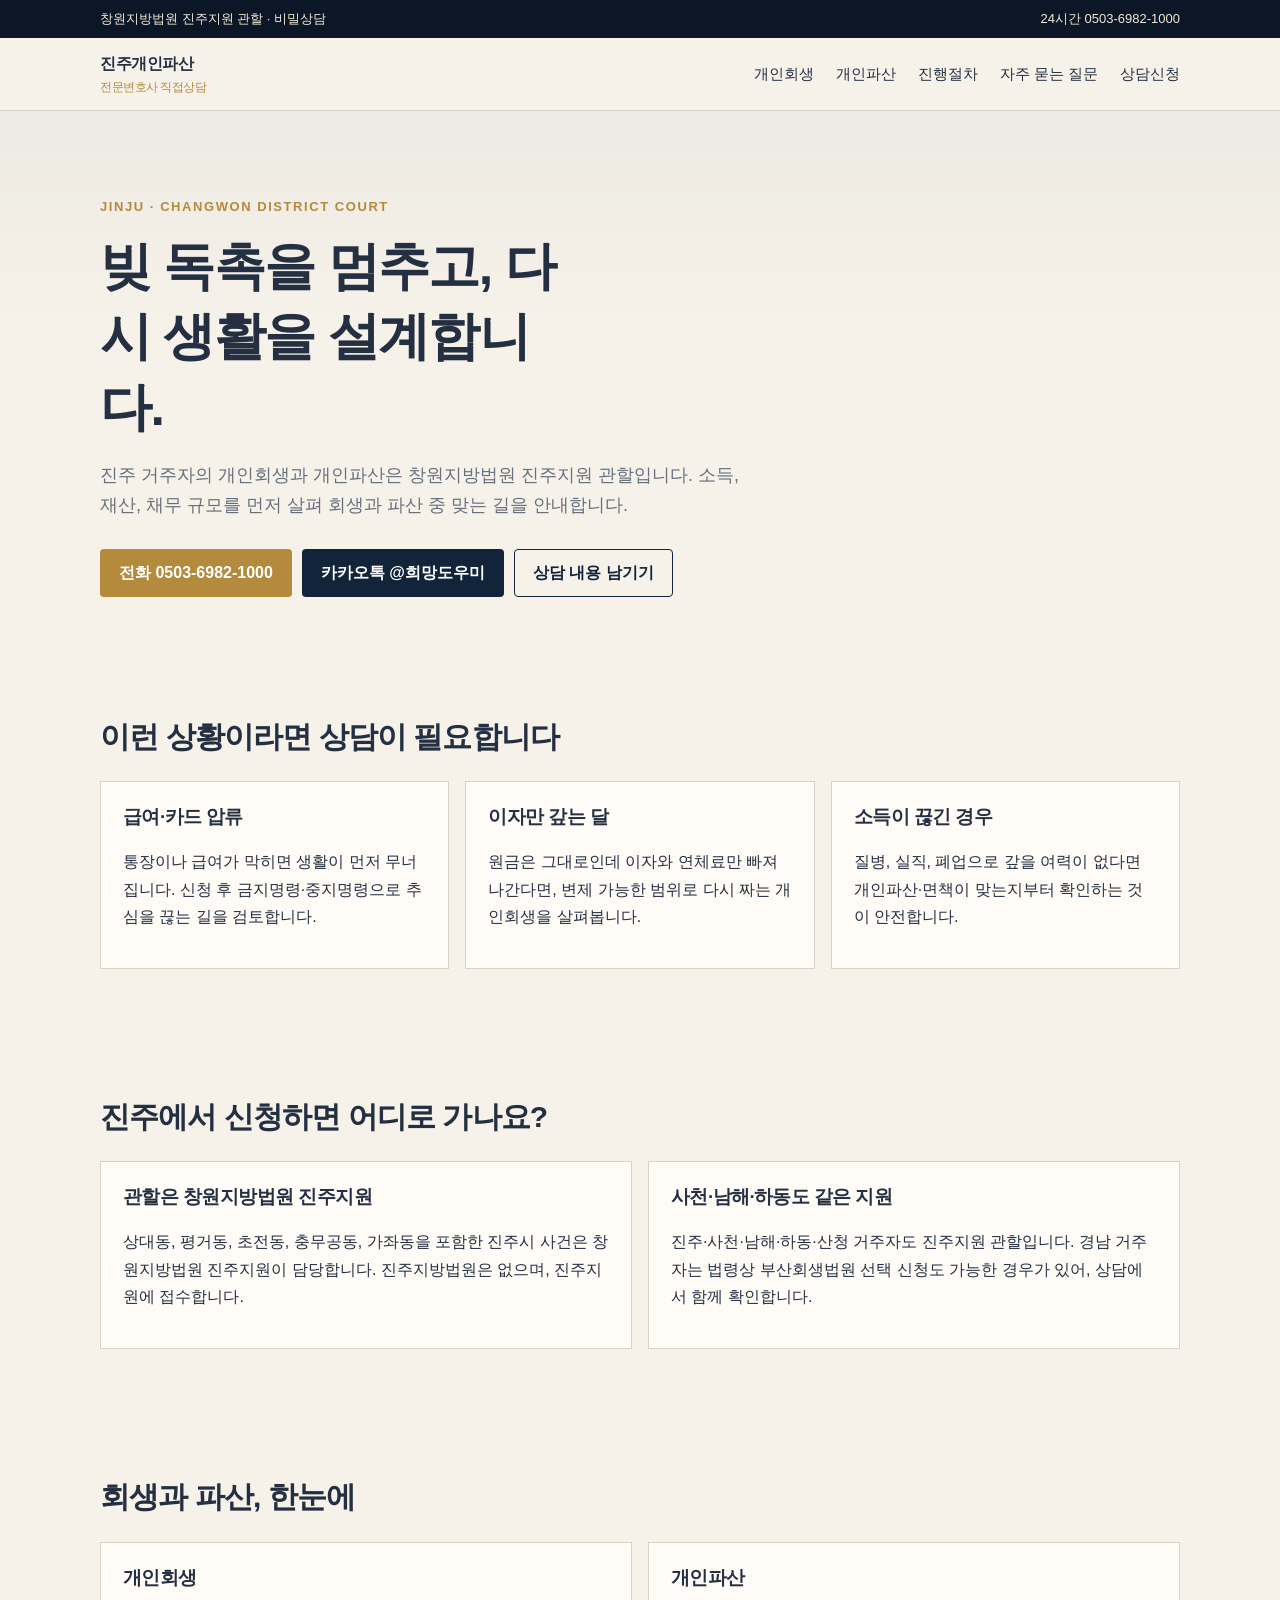
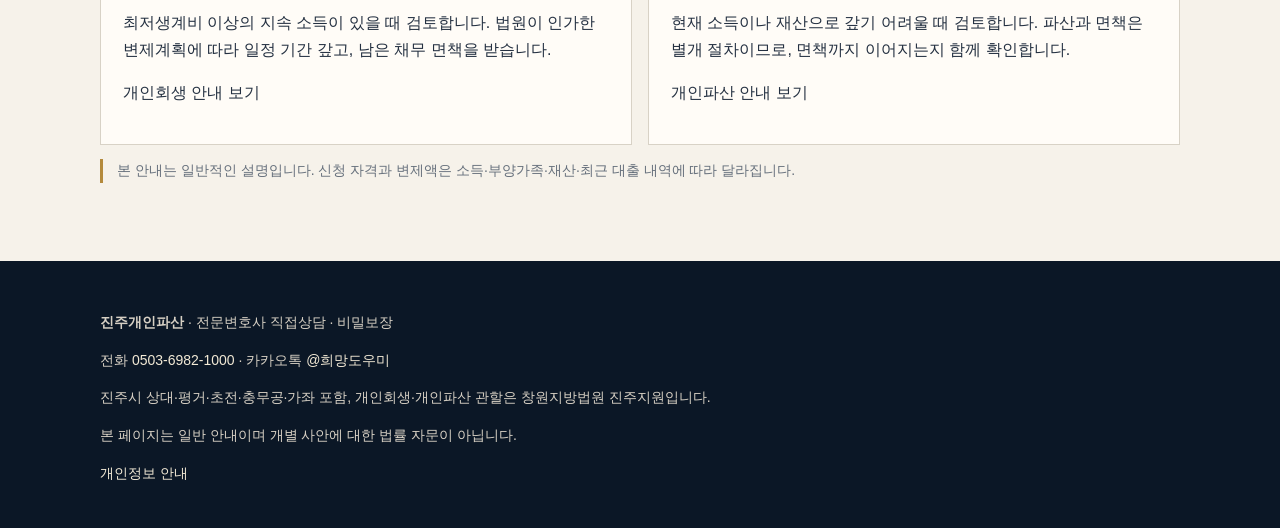
<file: index.html>
﻿<!DOCTYPE html>
<html lang="ko">
<head>
  <meta charset="UTF-8">
  <meta name="viewport" content="width=device-width, initial-scale=1">
  <title>진주개인파산 - 전문변호사 직접상담 | 비밀보장</title>
  <meta name="description" content="진주 개인회생·개인파산 상담. 창원지방법원 진주지원 관할, 전문변호사 직접상담, 24시간 비밀보장.">
  <link rel="stylesheet" href="css/style.css">
</head>
<body>
  <a class="skip" href="#content">본문 바로가기</a>
  <div class="topbar">
    <div class="topbar-inner">
      <span>창원지방법원 진주지원 관할 · 비밀상담</span>
      <a href="tel:050369821000">24시간 0503-6982-1000</a>
    </div>
  </div>
  <header class="site-header">
    <div class="nav-inner">
      <a class="logo" href="index.html">진주개인파산<span>전문변호사 직접상담</span></a>
      <button class="menu-toggle" type="button" data-menu-toggle aria-expanded="false">메뉴</button>
      <nav class="nav-links" data-nav>
        <a href="rehab.html">개인회생</a>
        <a href="bankruptcy.html">개인파산</a>
        <a href="process.html">진행절차</a>
        <a href="faq.html">자주 묻는 질문</a>
        <a href="consult.html">상담신청</a>
      </nav>
    </div>
  </header>

  <main id="content">
    <section class="hero">
      <div class="wrap">
        <p class="kicker">JINJU · CHANGWON DISTRICT COURT</p>
        <h1>빚 독촉을 멈추고, 다시 생활을 설계합니다.</h1>
        <p class="lead">진주 거주자의 개인회생과 개인파산은 창원지방법원 진주지원 관할입니다. 소득, 재산, 채무 규모를 먼저 살펴 회생과 파산 중 맞는 길을 안내합니다.</p>
        <div class="cta-row">
          <a class="btn btn-gold" href="tel:050369821000">전화 0503-6982-1000</a>
          <a class="btn btn-navy" href="https://pf.kakao.com/_tZbTn/chat" target="_blank" rel="noopener">카카오톡 @희망도우미</a>
          <a class="btn btn-line" href="consult.html">상담 내용 남기기</a>
        </div>
      </div>
    </section>

    <section class="section">
      <div class="wrap">
        <h2>이런 상황이라면 상담이 필요합니다</h2>
        <div class="grid-3">
          <article class="card">
            <h3>급여·카드 압류</h3>
            <p>통장이나 급여가 막히면 생활이 먼저 무너집니다. 신청 후 금지명령·중지명령으로 추심을 끊는 길을 검토합니다.</p>
          </article>
          <article class="card">
            <h3>이자만 갚는 달</h3>
            <p>원금은 그대로인데 이자와 연체료만 빠져나간다면, 변제 가능한 범위로 다시 짜는 개인회생을 살펴봅니다.</p>
          </article>
          <article class="card">
            <h3>소득이 끊긴 경우</h3>
            <p>질병, 실직, 폐업으로 갚을 여력이 없다면 개인파산·면책이 맞는지부터 확인하는 것이 안전합니다.</p>
          </article>
        </div>
      </div>
    </section>

    <section class="section">
      <div class="wrap">
        <h2>진주에서 신청하면 어디로 가나요?</h2>
        <div class="grid-2">
          <article class="card">
            <h3>관할은 창원지방법원 진주지원</h3>
            <p>상대동, 평거동, 초전동, 충무공동, 가좌동을 포함한 진주시 사건은 창원지방법원 진주지원이 담당합니다. 진주지방법원은 없으며, 진주지원에 접수합니다.</p>
          </article>
          <article class="card">
            <h3>사천·남해·하동도 같은 지원</h3>
            <p>진주·사천·남해·하동·산청 거주자도 진주지원 관할입니다. 경남 거주자는 법령상 부산회생법원 선택 신청도 가능한 경우가 있어, 상담에서 함께 확인합니다.</p>
          </article>
        </div>
      </div>
    </section>

    <section class="section">
      <div class="wrap">
        <h2>회생과 파산, 한눈에</h2>
        <div class="grid-2">
          <article class="card">
            <h3>개인회생</h3>
            <p>최저생계비 이상의 지속 소득이 있을 때 검토합니다. 법원이 인가한 변제계획에 따라 일정 기간 갚고, 남은 채무 면책을 받습니다.</p>
            <p><a href="rehab.html">개인회생 안내 보기</a></p>
          </article>
          <article class="card">
            <h3>개인파산</h3>
            <p>현재 소득이나 재산으로 갚기 어려울 때 검토합니다. 파산과 면책은 별개 절차이므로, 면책까지 이어지는지 함께 확인합니다.</p>
            <p><a href="bankruptcy.html">개인파산 안내 보기</a></p>
          </article>
        </div>
        <p class="notice">본 안내는 일반적인 설명입니다. 신청 자격과 변제액은 소득·부양가족·재산·최근 대출 내역에 따라 달라집니다.</p>
      </div>
    </section>
  </main>

  <footer class="site-footer">
    <div class="footer-inner">
      <p><strong>진주개인파산</strong> · 전문변호사 직접상담 · 비밀보장</p>
      <p>전화 <a href="tel:050369821000">0503-6982-1000</a> · 카카오톡 <a href="https://pf.kakao.com/_tZbTn/chat" target="_blank" rel="noopener">@희망도우미</a></p>
      <p>진주시 상대·평거·초전·충무공·가좌 포함, 개인회생·개인파산 관할은 창원지방법원 진주지원입니다.</p>
      <p>본 페이지는 일반 안내이며 개별 사안에 대한 법률 자문이 아닙니다.</p>
      <p><a href="privacy.html">개인정보 안내</a></p>
    </div>
  </footer>
  <nav class="dock" aria-label="빠른 상담">
    <a class="call" href="tel:050369821000">전화상담</a>
    <a class="kakao" href="https://pf.kakao.com/_tZbTn/chat">카카오톡</a>
  </nav>
  <script src="js/main.js"></script>
</body>
</html>
</file>
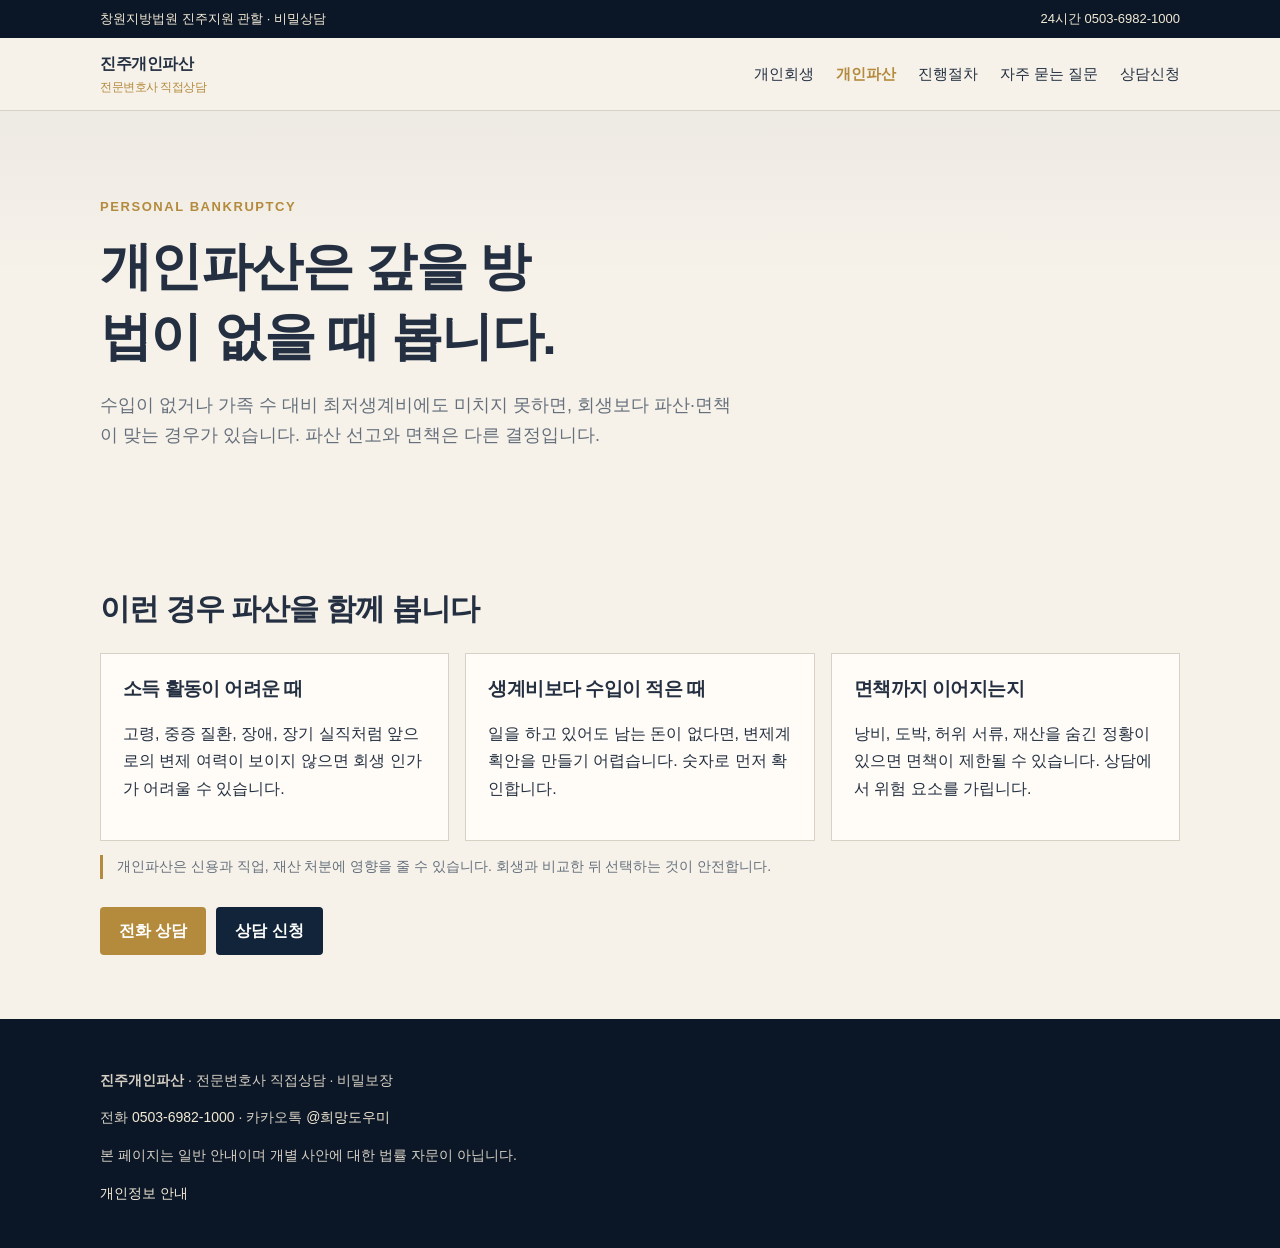
<file: bankruptcy.html>
﻿<!DOCTYPE html>
<html lang="ko">
<head>
  <meta charset="UTF-8">
  <meta name="viewport" content="width=device-width, initial-scale=1">
  <title>개인파산 안내 | 진주개인파산</title>
  <meta name="description" content="진주 개인파산·면책 상담. 소득이 없거나 생계비에 못 미치는 경우의 기본 안내.">
  <link rel="stylesheet" href="css/style.css">
</head>
<body>
  <a class="skip" href="#content">본문 바로가기</a>
  <div class="topbar">
    <div class="topbar-inner">
      <span>창원지방법원 진주지원 관할 · 비밀상담</span>
      <a href="tel:050369821000">24시간 0503-6982-1000</a>
    </div>
  </div>
  <header class="site-header">
    <div class="nav-inner">
      <a class="logo" href="index.html">진주개인파산<span>전문변호사 직접상담</span></a>
      <button class="menu-toggle" type="button" data-menu-toggle aria-expanded="false">메뉴</button>
      <nav class="nav-links" data-nav>
        <a href="rehab.html">개인회생</a>
        <a href="bankruptcy.html" aria-current="page">개인파산</a>
        <a href="process.html">진행절차</a>
        <a href="faq.html">자주 묻는 질문</a>
        <a href="consult.html">상담신청</a>
      </nav>
    </div>
  </header>

  <main id="content">
    <section class="hero">
      <div class="wrap">
        <p class="kicker">PERSONAL BANKRUPTCY</p>
        <h1>개인파산은 갚을 방법이 없을 때 봅니다.</h1>
        <p class="lead">수입이 없거나 가족 수 대비 최저생계비에도 미치지 못하면, 회생보다 파산·면책이 맞는 경우가 있습니다. 파산 선고와 면책은 다른 결정입니다.</p>
      </div>
    </section>

    <section class="section">
      <div class="wrap">
        <h2>이런 경우 파산을 함께 봅니다</h2>
        <div class="grid-3">
          <article class="card">
            <h3>소득 활동이 어려운 때</h3>
            <p>고령, 중증 질환, 장애, 장기 실직처럼 앞으로의 변제 여력이 보이지 않으면 회생 인가가 어려울 수 있습니다.</p>
          </article>
          <article class="card">
            <h3>생계비보다 수입이 적은 때</h3>
            <p>일을 하고 있어도 남는 돈이 없다면, 변제계획안을 만들기 어렵습니다. 숫자로 먼저 확인합니다.</p>
          </article>
          <article class="card">
            <h3>면책까지 이어지는지</h3>
            <p>낭비, 도박, 허위 서류, 재산을 숨긴 정황이 있으면 면책이 제한될 수 있습니다. 상담에서 위험 요소를 가립니다.</p>
          </article>
        </div>
        <p class="notice">개인파산은 신용과 직업, 재산 처분에 영향을 줄 수 있습니다. 회생과 비교한 뒤 선택하는 것이 안전합니다.</p>
        <div class="cta-row">
          <a class="btn btn-gold" href="tel:050369821000">전화 상담</a>
          <a class="btn btn-navy" href="consult.html">상담 신청</a>
        </div>
      </div>
    </section>
  </main>

  <footer class="site-footer">
    <div class="footer-inner">
      <p><strong>진주개인파산</strong> · 전문변호사 직접상담 · 비밀보장</p>
      <p>전화 <a href="tel:050369821000">0503-6982-1000</a> · 카카오톡 <a href="https://pf.kakao.com/_tZbTn/chat" target="_blank" rel="noopener">@희망도우미</a></p>
      <p>본 페이지는 일반 안내이며 개별 사안에 대한 법률 자문이 아닙니다.</p>
      <p><a href="privacy.html">개인정보 안내</a></p>
    </div>
  </footer>
  <nav class="dock" aria-label="빠른 상담">
    <a class="call" href="tel:050369821000">전화상담</a>
    <a class="kakao" href="https://pf.kakao.com/_tZbTn/chat">카카오톡</a>
  </nav>
  <script src="js/main.js"></script>
</body>
</html>
</file>
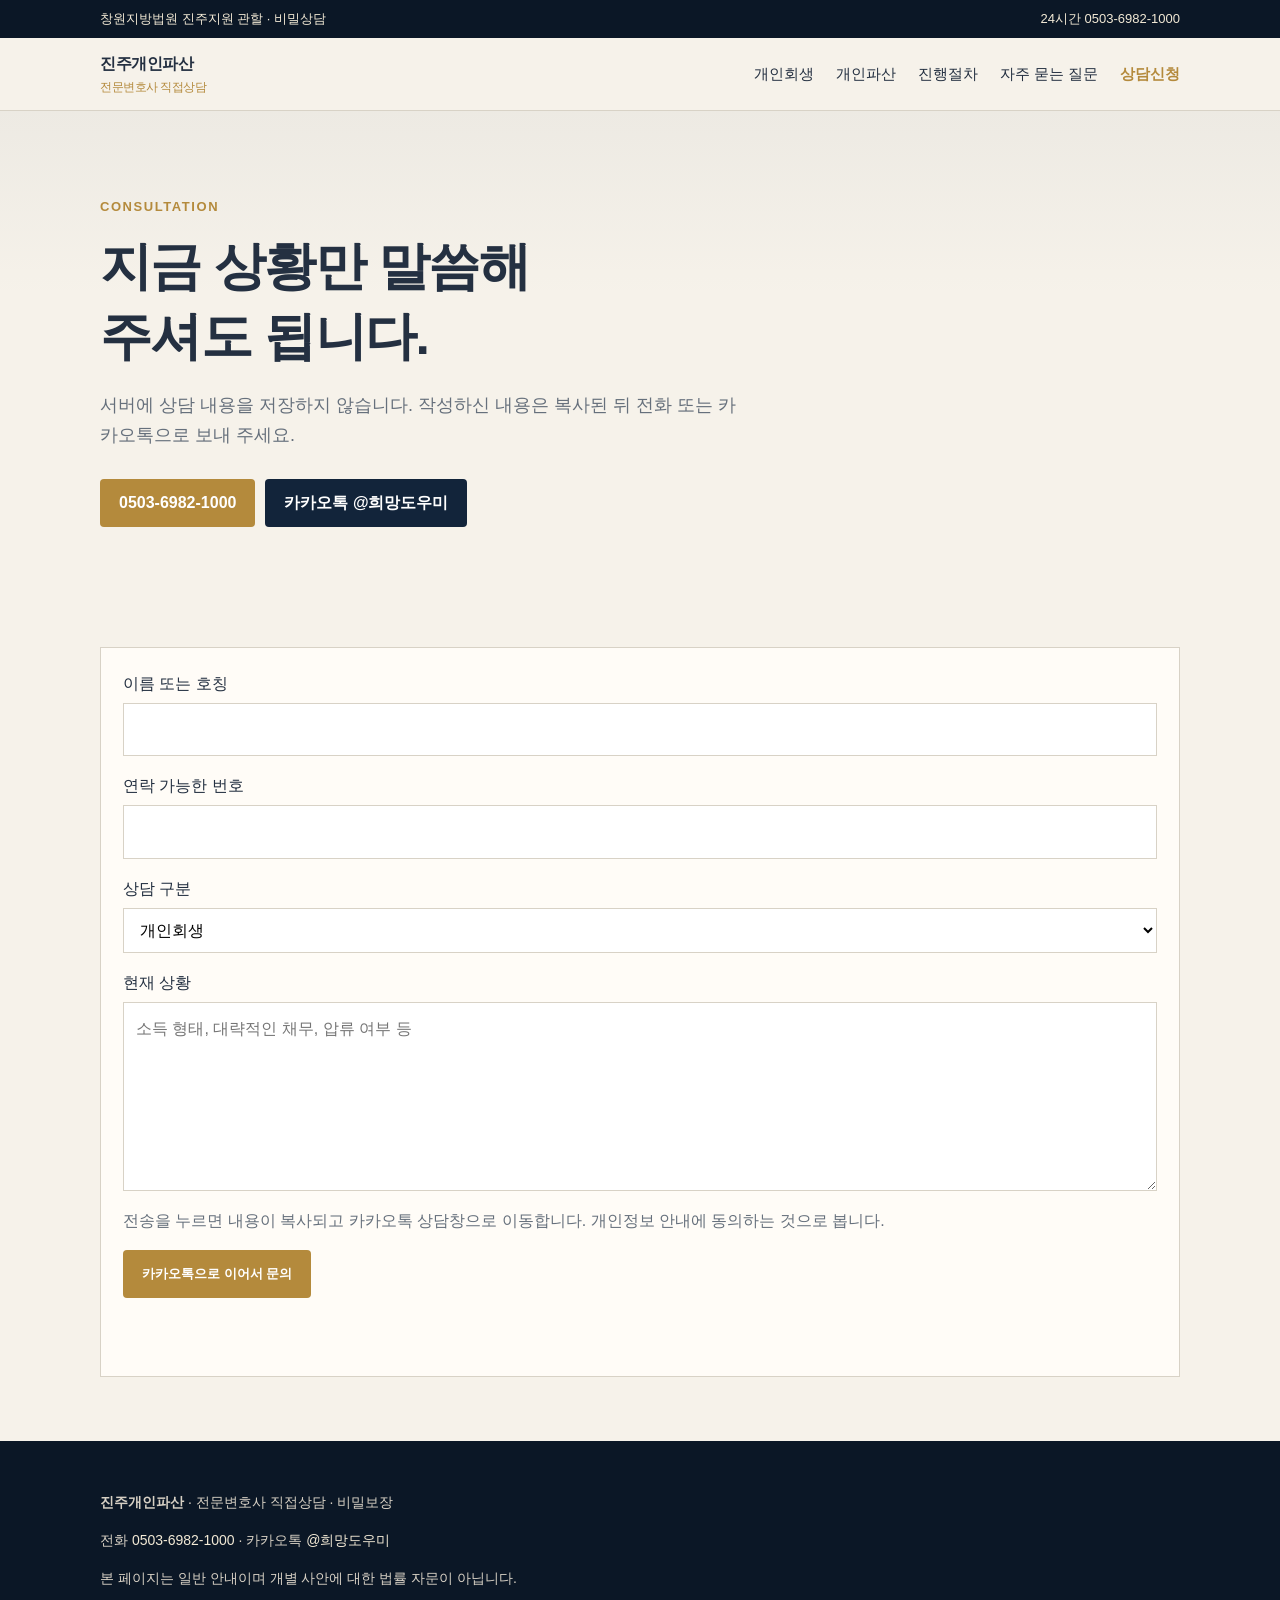
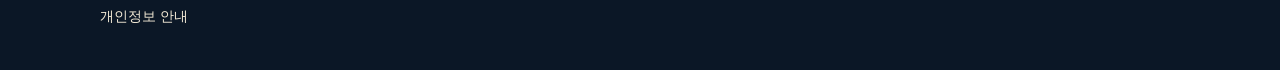
<file: consult.html>
﻿<!DOCTYPE html>
<html lang="ko">
<head>
  <meta charset="UTF-8">
  <meta name="viewport" content="width=device-width, initial-scale=1">
  <title>상담신청 | 진주개인파산</title>
  <meta name="description" content="진주개인파산 비밀상담 신청. 전화 0503-6982-1000, 카카오톡 @희망도우미.">
  <link rel="stylesheet" href="css/style.css">
</head>
<body>
  <a class="skip" href="#content">본문 바로가기</a>
  <div class="topbar">
    <div class="topbar-inner">
      <span>창원지방법원 진주지원 관할 · 비밀상담</span>
      <a href="tel:050369821000">24시간 0503-6982-1000</a>
    </div>
  </div>
  <header class="site-header">
    <div class="nav-inner">
      <a class="logo" href="index.html">진주개인파산<span>전문변호사 직접상담</span></a>
      <button class="menu-toggle" type="button" data-menu-toggle aria-expanded="false">메뉴</button>
      <nav class="nav-links" data-nav>
        <a href="rehab.html">개인회생</a>
        <a href="bankruptcy.html">개인파산</a>
        <a href="process.html">진행절차</a>
        <a href="faq.html">자주 묻는 질문</a>
        <a href="consult.html" aria-current="page">상담신청</a>
      </nav>
    </div>
  </header>

  <main id="content">
    <section class="hero">
      <div class="wrap">
        <p class="kicker">CONSULTATION</p>
        <h1>지금 상황만 말씀해 주셔도 됩니다.</h1>
        <p class="lead">서버에 상담 내용을 저장하지 않습니다. 작성하신 내용은 복사된 뒤 전화 또는 카카오톡으로 보내 주세요.</p>
        <div class="cta-row">
          <a class="btn btn-gold" href="tel:050369821000">0503-6982-1000</a>
          <a class="btn btn-navy" href="https://pf.kakao.com/_tZbTn/chat" target="_blank" rel="noopener">카카오톡 @희망도우미</a>
        </div>
      </div>
    </section>

    <section class="section">
      <div class="wrap">
        <form class="form-box" data-consult-form>
          <label for="name">이름 또는 호칭</label>
          <input id="name" name="name" required maxlength="40" autocomplete="name">

          <label for="phone">연락 가능한 번호</label>
          <input id="phone" name="phone" required maxlength="20" inputmode="tel" autocomplete="tel">

          <label for="topic">상담 구분</label>
          <select id="topic" name="topic">
            <option>개인회생</option>
            <option>개인파산</option>
            <option>압류·추심</option>
            <option>잘 모르겠음</option>
          </select>

          <label for="message">현재 상황</label>
          <textarea id="message" name="message" rows="6" maxlength="1000" placeholder="소득 형태, 대략적인 채무, 압류 여부 등"></textarea>

          <p class="muted">전송을 누르면 내용이 복사되고 카카오톡 상담창으로 이동합니다. 개인정보 안내에 동의하는 것으로 봅니다.</p>
          <button class="btn btn-gold" type="submit">카카오톡으로 이어서 문의</button>
          <p class="form-status" data-form-status></p>
        </form>
      </div>
    </section>
  </main>

  <footer class="site-footer">
    <div class="footer-inner">
      <p><strong>진주개인파산</strong> · 전문변호사 직접상담 · 비밀보장</p>
      <p>전화 <a href="tel:050369821000">0503-6982-1000</a> · 카카오톡 <a href="https://pf.kakao.com/_tZbTn/chat" target="_blank" rel="noopener">@희망도우미</a></p>
      <p>본 페이지는 일반 안내이며 개별 사안에 대한 법률 자문이 아닙니다.</p>
      <p><a href="privacy.html">개인정보 안내</a></p>
    </div>
  </footer>
  <nav class="dock" aria-label="빠른 상담">
    <a class="call" href="tel:050369821000">전화상담</a>
    <a class="kakao" href="https://pf.kakao.com/_tZbTn/chat">카카오톡</a>
  </nav>
  <script src="js/main.js"></script>
</body>
</html>
</file>
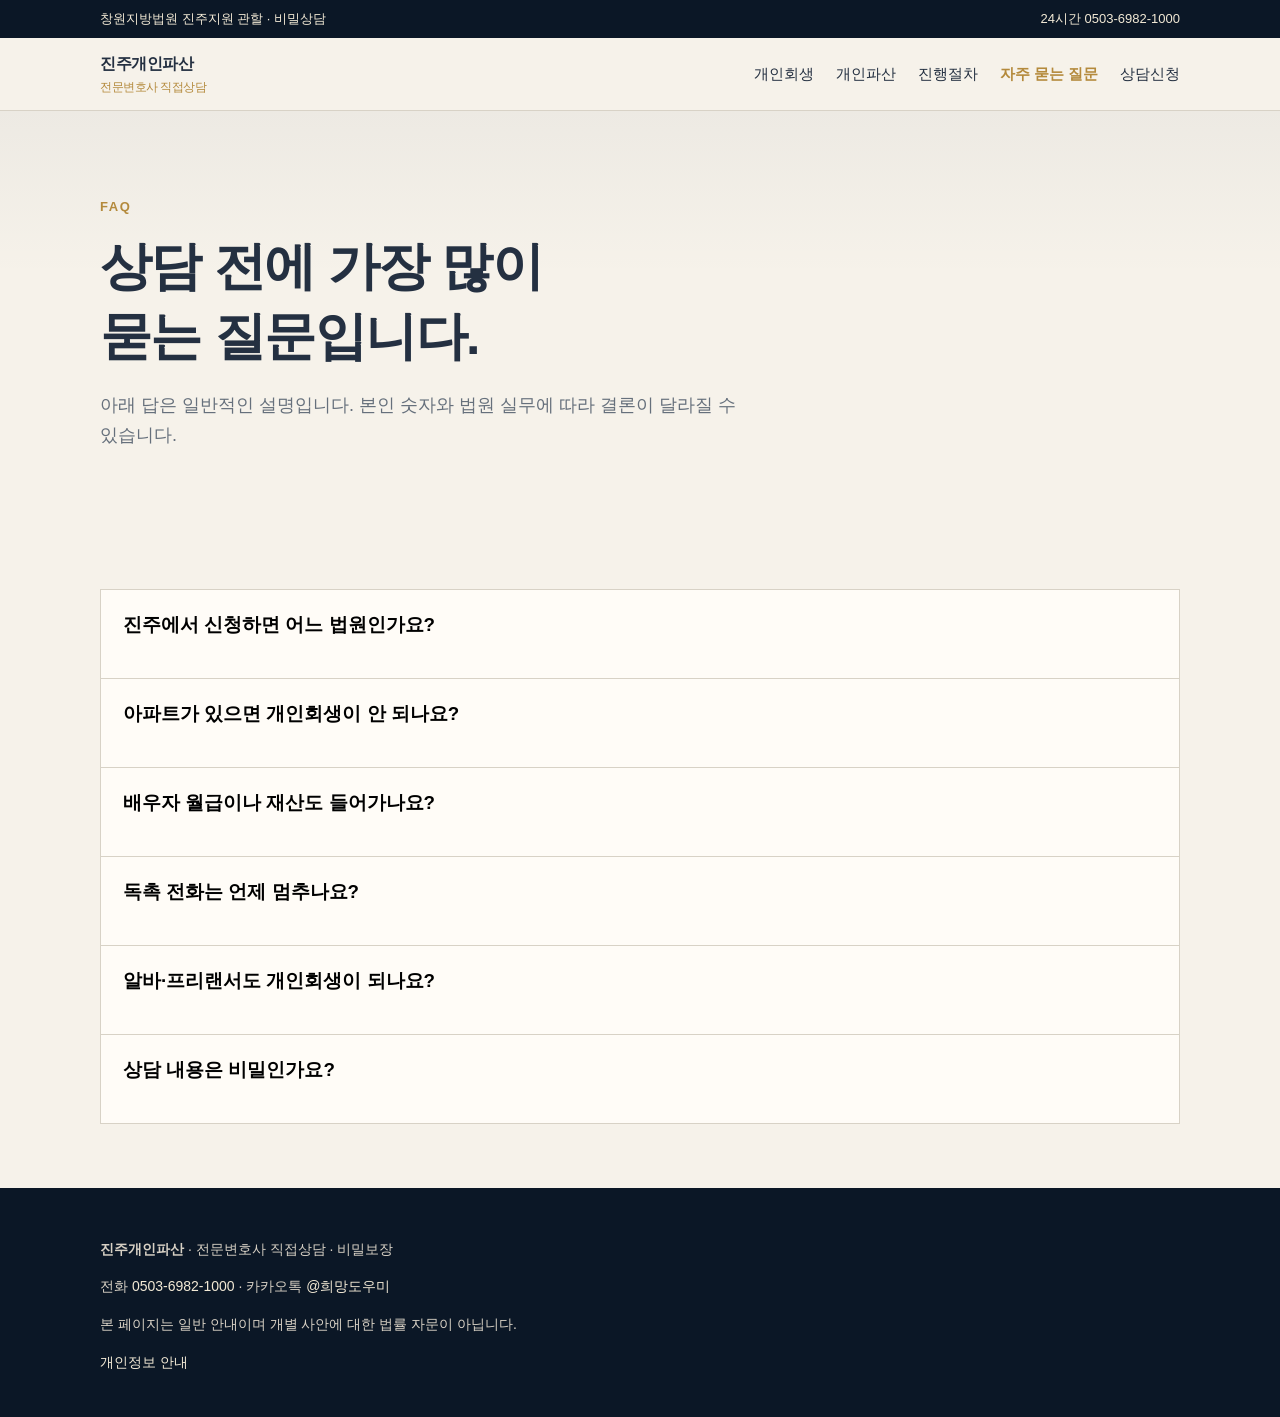
<file: faq.html>
﻿<!DOCTYPE html>
<html lang="ko">
<head>
  <meta charset="UTF-8">
  <meta name="viewport" content="width=device-width, initial-scale=1">
  <title>자주 묻는 질문 | 진주개인파산</title>
  <meta name="description" content="진주 개인회생·개인파산 상담에서 자주 나오는 질문. 주택, 배우자 재산, 추심, 관할 법원.">
  <link rel="stylesheet" href="css/style.css">
</head>
<body>
  <a class="skip" href="#content">본문 바로가기</a>
  <div class="topbar">
    <div class="topbar-inner">
      <span>창원지방법원 진주지원 관할 · 비밀상담</span>
      <a href="tel:050369821000">24시간 0503-6982-1000</a>
    </div>
  </div>
  <header class="site-header">
    <div class="nav-inner">
      <a class="logo" href="index.html">진주개인파산<span>전문변호사 직접상담</span></a>
      <button class="menu-toggle" type="button" data-menu-toggle aria-expanded="false">메뉴</button>
      <nav class="nav-links" data-nav>
        <a href="rehab.html">개인회생</a>
        <a href="bankruptcy.html">개인파산</a>
        <a href="process.html">진행절차</a>
        <a href="faq.html" aria-current="page">자주 묻는 질문</a>
        <a href="consult.html">상담신청</a>
      </nav>
    </div>
  </header>

  <main id="content">
    <section class="hero">
      <div class="wrap">
        <p class="kicker">FAQ</p>
        <h1>상담 전에 가장 많이 묻는 질문입니다.</h1>
        <p class="lead">아래 답은 일반적인 설명입니다. 본인 숫자와 법원 실무에 따라 결론이 달라질 수 있습니다.</p>
      </div>
    </section>

    <section class="section">
      <div class="wrap">
        <article class="faq-item" data-faq>
          <h3><button type="button">진주에서 신청하면 어느 법원인가요?</button></h3>
          <p>진주시 거주자의 개인회생·개인파산은 창원지방법원 진주지원 관할입니다. 진주지방법원은 없으며 진주지원에 접수합니다. 사천·남해·하동·산청도 같은 지원입니다.</p>
        </article>
        <article class="faq-item" data-faq>
          <h3><button type="button">아파트가 있으면 개인회생이 안 되나요?</button></h3>
          <p>주택이 있다고 바로 불가능한 것은 아닙니다. 담보대출 잔액, 시세, 다른 채무, 소득을 함께 봐야 합니다. 담보권 처리는 별도 계획이 필요할 수 있습니다.</p>
        </article>
        <article class="faq-item" data-faq>
          <h3><button type="button">배우자 월급이나 재산도 들어가나요?</button></h3>
          <p>사건마다 다릅니다. 공동명의, 혼인 기간, 실무 경향에 따라 반영 범위가 달라지므로 단정하지 않고 자료로 확인합니다.</p>
        </article>
        <article class="faq-item" data-faq>
          <h3><button type="button">독촉 전화는 언제 멈추나요?</button></h3>
          <p>신청과 법원의 금지명령·중지명령 이후에 달라지는 경우가 많습니다. 그 전까지는 대응 문구를 정리해 드리는 것이 안전합니다.</p>
        </article>
        <article class="faq-item" data-faq>
          <h3><button type="button">알바·프리랜서도 개인회생이 되나요?</button></h3>
          <p>지속적인 소득으로 볼 수 있는지가 핵심입니다. 최근 입금 내역과 근무 형태를 보고 회생과 파산 중 어디가 맞는지 나눕니다.</p>
        </article>
        <article class="faq-item" data-faq>
          <h3><button type="button">상담 내용은 비밀인가요?</button></h3>
          <p>상담 목적 외로 내용을 쓰지 않습니다. 전화 0503-6982-1000, 카카오톡 @희망도우미로 24시간 문의할 수 있습니다.</p>
        </article>
      </div>
    </section>
  </main>

  <footer class="site-footer">
    <div class="footer-inner">
      <p><strong>진주개인파산</strong> · 전문변호사 직접상담 · 비밀보장</p>
      <p>전화 <a href="tel:050369821000">0503-6982-1000</a> · 카카오톡 <a href="https://pf.kakao.com/_tZbTn/chat" target="_blank" rel="noopener">@희망도우미</a></p>
      <p>본 페이지는 일반 안내이며 개별 사안에 대한 법률 자문이 아닙니다.</p>
      <p><a href="privacy.html">개인정보 안내</a></p>
    </div>
  </footer>
  <nav class="dock" aria-label="빠른 상담">
    <a class="call" href="tel:050369821000">전화상담</a>
    <a class="kakao" href="https://pf.kakao.com/_tZbTn/chat">카카오톡</a>
  </nav>
  <script src="js/main.js"></script>
</body>
</html>
</file>
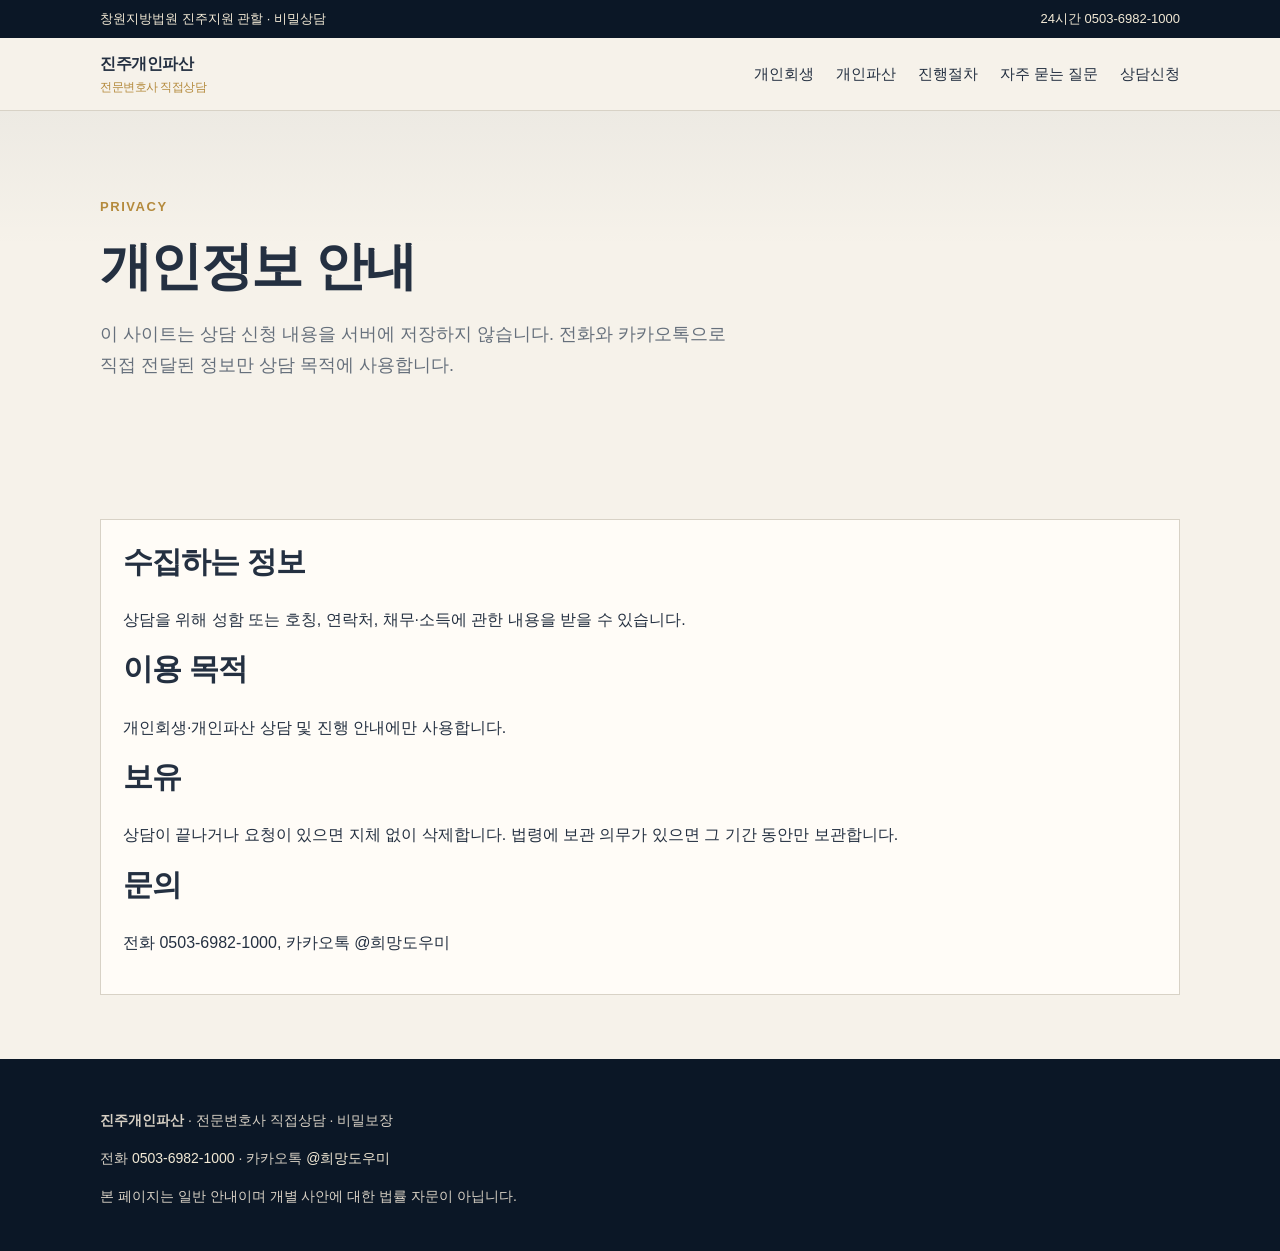
<file: privacy.html>
﻿<!DOCTYPE html>
<html lang="ko">
<head>
  <meta charset="UTF-8">
  <meta name="viewport" content="width=device-width, initial-scale=1">
  <title>개인정보 안내 | 진주개인파산</title>
  <meta name="description" content="진주개인파산 사이트 개인정보 수집·이용 안내.">
  <link rel="stylesheet" href="css/style.css">
</head>
<body>
  <a class="skip" href="#content">본문 바로가기</a>
  <div class="topbar">
    <div class="topbar-inner">
      <span>창원지방법원 진주지원 관할 · 비밀상담</span>
      <a href="tel:050369821000">24시간 0503-6982-1000</a>
    </div>
  </div>
  <header class="site-header">
    <div class="nav-inner">
      <a class="logo" href="index.html">진주개인파산<span>전문변호사 직접상담</span></a>
      <button class="menu-toggle" type="button" data-menu-toggle aria-expanded="false">메뉴</button>
      <nav class="nav-links" data-nav>
        <a href="rehab.html">개인회생</a>
        <a href="bankruptcy.html">개인파산</a>
        <a href="process.html">진행절차</a>
        <a href="faq.html">자주 묻는 질문</a>
        <a href="consult.html">상담신청</a>
      </nav>
    </div>
  </header>

  <main id="content">
    <section class="hero">
      <div class="wrap">
        <p class="kicker">PRIVACY</p>
        <h1>개인정보 안내</h1>
        <p class="lead">이 사이트는 상담 신청 내용을 서버에 저장하지 않습니다. 전화와 카카오톡으로 직접 전달된 정보만 상담 목적에 사용합니다.</p>
      </div>
    </section>

    <section class="section">
      <div class="wrap">
        <article class="card">
          <h2>수집하는 정보</h2>
          <p>상담을 위해 성함 또는 호칭, 연락처, 채무·소득에 관한 내용을 받을 수 있습니다.</p>
          <h2>이용 목적</h2>
          <p>개인회생·개인파산 상담 및 진행 안내에만 사용합니다.</p>
          <h2>보유</h2>
          <p>상담이 끝나거나 요청이 있으면 지체 없이 삭제합니다. 법령에 보관 의무가 있으면 그 기간 동안만 보관합니다.</p>
          <h2>문의</h2>
          <p>전화 0503-6982-1000, 카카오톡 @희망도우미</p>
        </article>
      </div>
    </section>
  </main>

  <footer class="site-footer">
    <div class="footer-inner">
      <p><strong>진주개인파산</strong> · 전문변호사 직접상담 · 비밀보장</p>
      <p>전화 <a href="tel:050369821000">0503-6982-1000</a> · 카카오톡 <a href="https://pf.kakao.com/_tZbTn/chat" target="_blank" rel="noopener">@희망도우미</a></p>
      <p>본 페이지는 일반 안내이며 개별 사안에 대한 법률 자문이 아닙니다.</p>
    </div>
  </footer>
  <nav class="dock" aria-label="빠른 상담">
    <a class="call" href="tel:050369821000">전화상담</a>
    <a class="kakao" href="https://pf.kakao.com/_tZbTn/chat">카카오톡</a>
  </nav>
  <script src="js/main.js"></script>
</body>
</html>
</file>
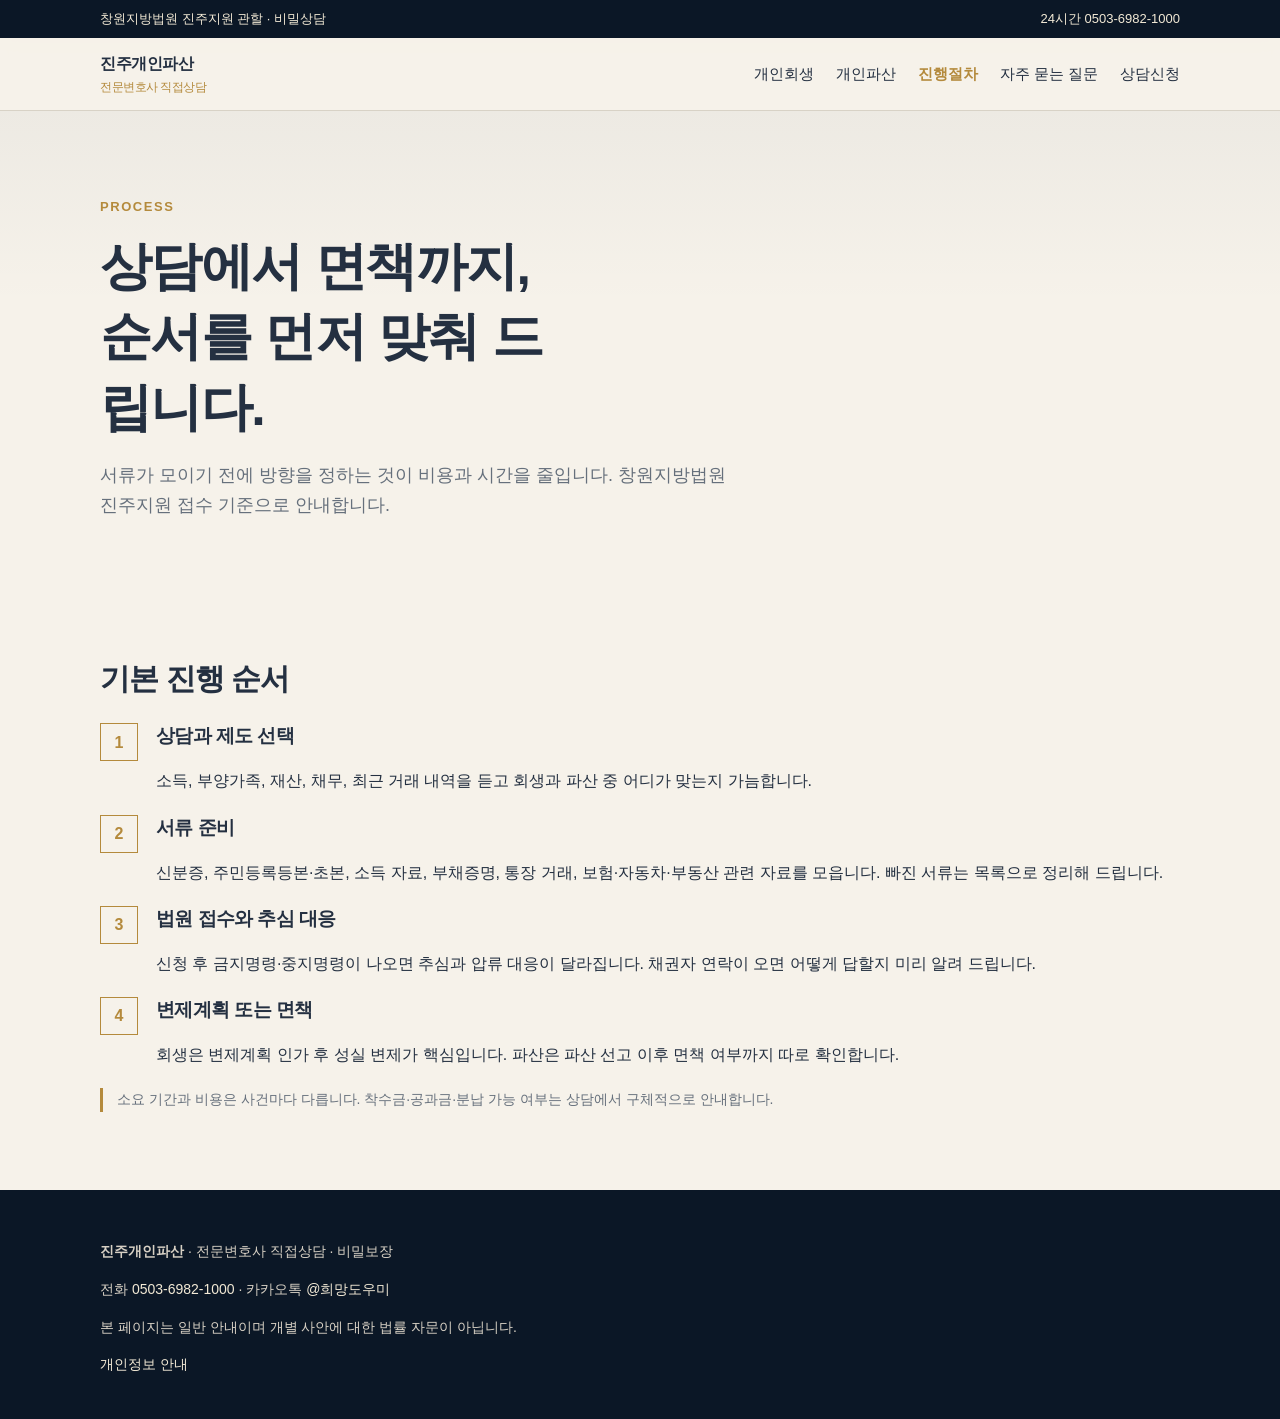
<file: process.html>
﻿<!DOCTYPE html>
<html lang="ko">
<head>
  <meta charset="UTF-8">
  <meta name="viewport" content="width=device-width, initial-scale=1">
  <title>진행절차 | 진주개인파산</title>
  <meta name="description" content="진주 개인회생·개인파산 상담부터 서류, 접수, 인가·면책까지 기본 절차.">
  <link rel="stylesheet" href="css/style.css">
</head>
<body>
  <a class="skip" href="#content">본문 바로가기</a>
  <div class="topbar">
    <div class="topbar-inner">
      <span>창원지방법원 진주지원 관할 · 비밀상담</span>
      <a href="tel:050369821000">24시간 0503-6982-1000</a>
    </div>
  </div>
  <header class="site-header">
    <div class="nav-inner">
      <a class="logo" href="index.html">진주개인파산<span>전문변호사 직접상담</span></a>
      <button class="menu-toggle" type="button" data-menu-toggle aria-expanded="false">메뉴</button>
      <nav class="nav-links" data-nav>
        <a href="rehab.html">개인회생</a>
        <a href="bankruptcy.html">개인파산</a>
        <a href="process.html" aria-current="page">진행절차</a>
        <a href="faq.html">자주 묻는 질문</a>
        <a href="consult.html">상담신청</a>
      </nav>
    </div>
  </header>

  <main id="content">
    <section class="hero">
      <div class="wrap">
        <p class="kicker">PROCESS</p>
        <h1>상담에서 면책까지, 순서를 먼저 맞춰 드립니다.</h1>
        <p class="lead">서류가 모이기 전에 방향을 정하는 것이 비용과 시간을 줄입니다. 창원지방법원 진주지원 접수 기준으로 안내합니다.</p>
      </div>
    </section>

    <section class="section">
      <div class="wrap steps">
        <h2>기본 진행 순서</h2>
        <article>
          <h3>상담과 제도 선택</h3>
          <p>소득, 부양가족, 재산, 채무, 최근 거래 내역을 듣고 회생과 파산 중 어디가 맞는지 가늠합니다.</p>
        </article>
        <article>
          <h3>서류 준비</h3>
          <p>신분증, 주민등록등본·초본, 소득 자료, 부채증명, 통장 거래, 보험·자동차·부동산 관련 자료를 모읍니다. 빠진 서류는 목록으로 정리해 드립니다.</p>
        </article>
        <article>
          <h3>법원 접수와 추심 대응</h3>
          <p>신청 후 금지명령·중지명령이 나오면 추심과 압류 대응이 달라집니다. 채권자 연락이 오면 어떻게 답할지 미리 알려 드립니다.</p>
        </article>
        <article>
          <h3>변제계획 또는 면책</h3>
          <p>회생은 변제계획 인가 후 성실 변제가 핵심입니다. 파산은 파산 선고 이후 면책 여부까지 따로 확인합니다.</p>
        </article>
        <p class="notice">소요 기간과 비용은 사건마다 다릅니다. 착수금·공과금·분납 가능 여부는 상담에서 구체적으로 안내합니다.</p>
      </div>
    </section>
  </main>

  <footer class="site-footer">
    <div class="footer-inner">
      <p><strong>진주개인파산</strong> · 전문변호사 직접상담 · 비밀보장</p>
      <p>전화 <a href="tel:050369821000">0503-6982-1000</a> · 카카오톡 <a href="https://pf.kakao.com/_tZbTn/chat" target="_blank" rel="noopener">@희망도우미</a></p>
      <p>본 페이지는 일반 안내이며 개별 사안에 대한 법률 자문이 아닙니다.</p>
      <p><a href="privacy.html">개인정보 안내</a></p>
    </div>
  </footer>
  <nav class="dock" aria-label="빠른 상담">
    <a class="call" href="tel:050369821000">전화상담</a>
    <a class="kakao" href="https://pf.kakao.com/_tZbTn/chat">카카오톡</a>
  </nav>
  <script src="js/main.js"></script>
</body>
</html>
</file>
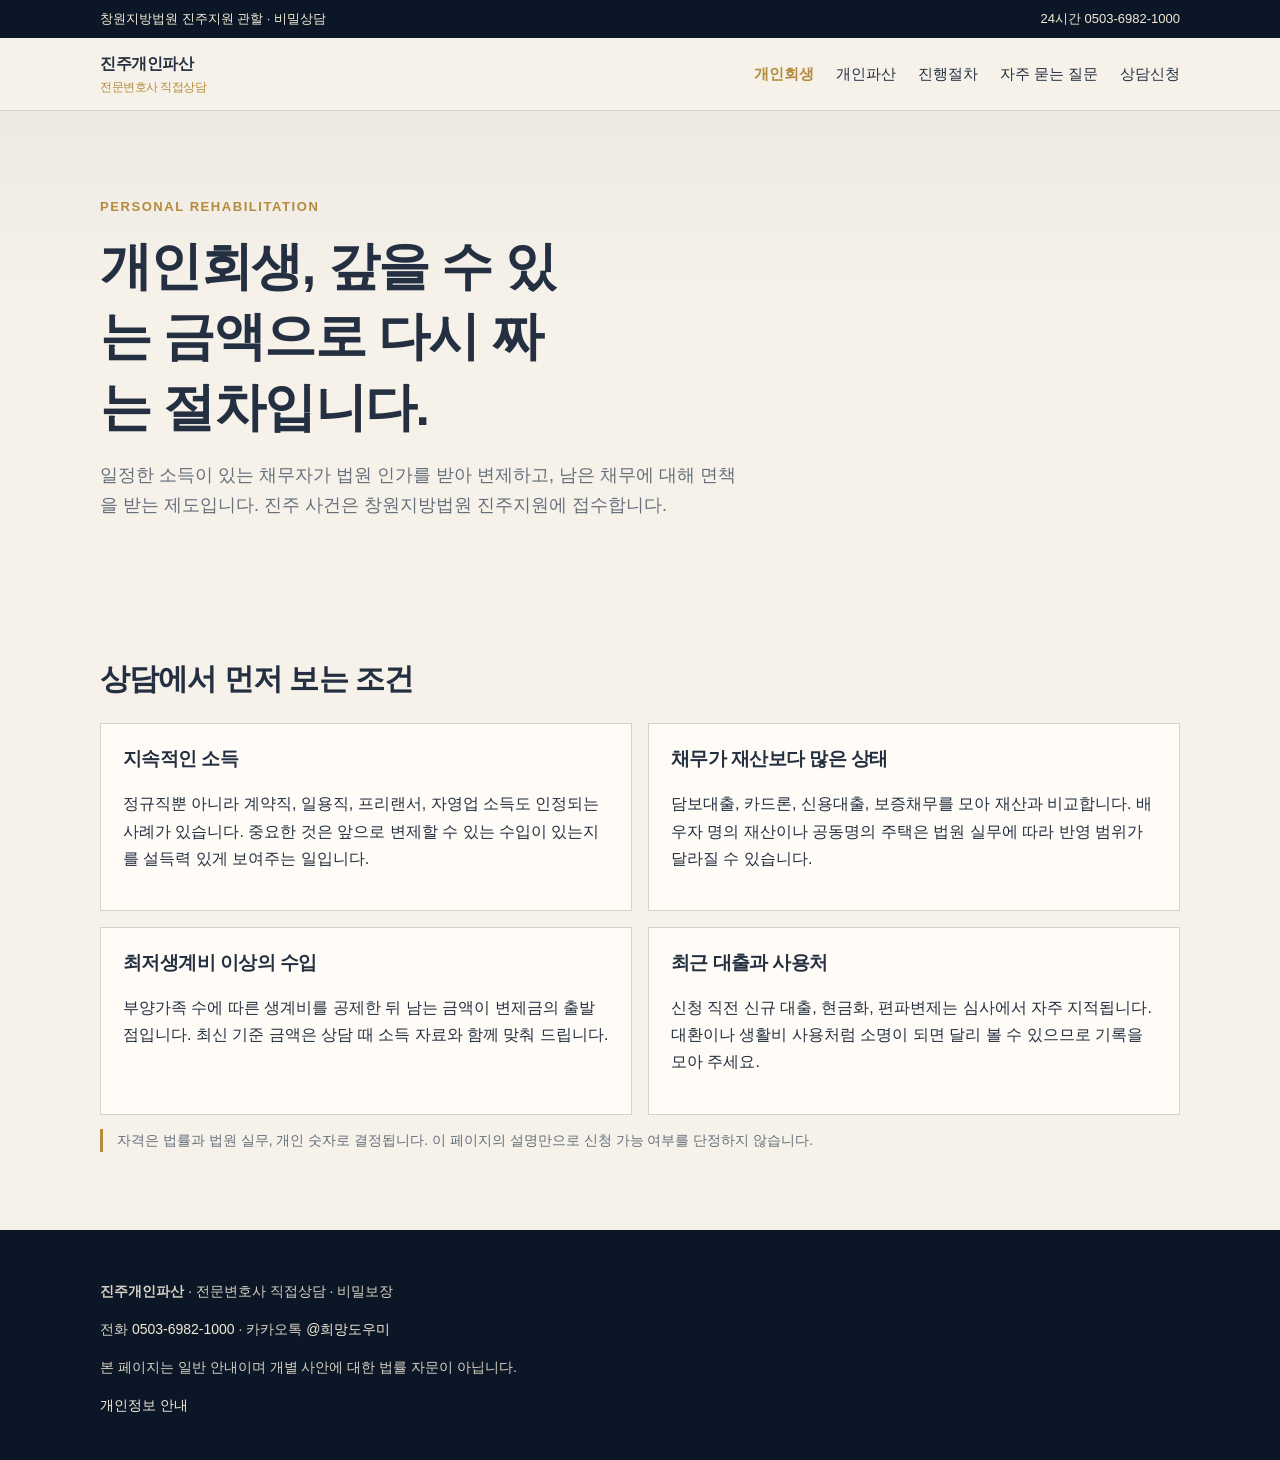
<file: rehab.html>
﻿<!DOCTYPE html>
<html lang="ko">
<head>
  <meta charset="UTF-8">
  <meta name="viewport" content="width=device-width, initial-scale=1">
  <title>개인회생 안내 | 진주개인파산</title>
  <meta name="description" content="진주 개인회생 신청 자격, 소득·재산 기준, 변제계획의 기본 안내.">
  <link rel="stylesheet" href="css/style.css">
</head>
<body>
  <a class="skip" href="#content">본문 바로가기</a>
  <div class="topbar">
    <div class="topbar-inner">
      <span>창원지방법원 진주지원 관할 · 비밀상담</span>
      <a href="tel:050369821000">24시간 0503-6982-1000</a>
    </div>
  </div>
  <header class="site-header">
    <div class="nav-inner">
      <a class="logo" href="index.html">진주개인파산<span>전문변호사 직접상담</span></a>
      <button class="menu-toggle" type="button" data-menu-toggle aria-expanded="false">메뉴</button>
      <nav class="nav-links" data-nav>
        <a href="rehab.html" aria-current="page">개인회생</a>
        <a href="bankruptcy.html">개인파산</a>
        <a href="process.html">진행절차</a>
        <a href="faq.html">자주 묻는 질문</a>
        <a href="consult.html">상담신청</a>
      </nav>
    </div>
  </header>

  <main id="content">
    <section class="hero">
      <div class="wrap">
        <p class="kicker">PERSONAL REHABILITATION</p>
        <h1>개인회생, 갚을 수 있는 금액으로 다시 짜는 절차입니다.</h1>
        <p class="lead">일정한 소득이 있는 채무자가 법원 인가를 받아 변제하고, 남은 채무에 대해 면책을 받는 제도입니다. 진주 사건은 창원지방법원 진주지원에 접수합니다.</p>
      </div>
    </section>

    <section class="section">
      <div class="wrap">
        <h2>상담에서 먼저 보는 조건</h2>
        <div class="grid-2">
          <article class="card">
            <h3>지속적인 소득</h3>
            <p>정규직뿐 아니라 계약직, 일용직, 프리랜서, 자영업 소득도 인정되는 사례가 있습니다. 중요한 것은 앞으로 변제할 수 있는 수입이 있는지를 설득력 있게 보여주는 일입니다.</p>
          </article>
          <article class="card">
            <h3>채무가 재산보다 많은 상태</h3>
            <p>담보대출, 카드론, 신용대출, 보증채무를 모아 재산과 비교합니다. 배우자 명의 재산이나 공동명의 주택은 법원 실무에 따라 반영 범위가 달라질 수 있습니다.</p>
          </article>
          <article class="card">
            <h3>최저생계비 이상의 수입</h3>
            <p>부양가족 수에 따른 생계비를 공제한 뒤 남는 금액이 변제금의 출발점입니다. 최신 기준 금액은 상담 때 소득 자료와 함께 맞춰 드립니다.</p>
          </article>
          <article class="card">
            <h3>최근 대출과 사용처</h3>
            <p>신청 직전 신규 대출, 현금화, 편파변제는 심사에서 자주 지적됩니다. 대환이나 생활비 사용처럼 소명이 되면 달리 볼 수 있으므로 기록을 모아 주세요.</p>
          </article>
        </div>
        <p class="notice">자격은 법률과 법원 실무, 개인 숫자로 결정됩니다. 이 페이지의 설명만으로 신청 가능 여부를 단정하지 않습니다.</p>
      </div>
    </section>
  </main>

  <footer class="site-footer">
    <div class="footer-inner">
      <p><strong>진주개인파산</strong> · 전문변호사 직접상담 · 비밀보장</p>
      <p>전화 <a href="tel:050369821000">0503-6982-1000</a> · 카카오톡 <a href="https://pf.kakao.com/_tZbTn/chat" target="_blank" rel="noopener">@희망도우미</a></p>
      <p>본 페이지는 일반 안내이며 개별 사안에 대한 법률 자문이 아닙니다.</p>
      <p><a href="privacy.html">개인정보 안내</a></p>
    </div>
  </footer>
  <nav class="dock" aria-label="빠른 상담">
    <a class="call" href="tel:050369821000">전화상담</a>
    <a class="kakao" href="https://pf.kakao.com/_tZbTn/chat">카카오톡</a>
  </nav>
  <script src="js/main.js"></script>
</body>
</html>
</file>
<file: css/style.css>
:root {
  --navy: #12243a;
  --navy-deep: #0b1726;
  --ink: #243041;
  --muted: #66707c;
  --line: #d8d2c6;
  --paper: #f6f2ea;
  --white: #fffcf7;
  --gold: #b48a3c;
  --gold-soft: #e8d7b0;
  --danger: #9b2c2c;
}

* {
  box-sizing: border-box;
}

html {
  scroll-behavior: smooth;
}

body {
  margin: 0;
  color: var(--ink);
  background: var(--paper);
  font-family: "Malgun Gothic", "Apple SD Gothic Neo", "Noto Sans KR", sans-serif;
  line-height: 1.7;
}

a {
  color: inherit;
  text-decoration: none;
}

img {
  max-width: 100%;
}

.skip {
  position: absolute;
  left: -999px;
}

.skip:focus {
  left: 12px;
  top: 12px;
  z-index: 20;
  background: #fff;
  padding: 8px 12px;
}

.topbar {
  background: var(--navy-deep);
  color: #f3ead6;
  font-size: 13px;
}

.topbar-inner,
.nav-inner,
.wrap,
.footer-inner {
  width: min(1080px, calc(100% - 32px));
  margin: 0 auto;
}

.topbar-inner {
  display: flex;
  justify-content: space-between;
  gap: 12px;
  padding: 8px 0;
}

.site-header {
  position: sticky;
  top: 0;
  z-index: 10;
  background: rgba(246, 242, 234, 0.96);
  border-bottom: 1px solid var(--line);
  backdrop-filter: blur(8px);
}

.nav-inner {
  display: flex;
  align-items: center;
  justify-content: space-between;
  min-height: 72px;
  gap: 16px;
}

.logo {
  display: flex;
  flex-direction: column;
  font-weight: 700;
  letter-spacing: -0.03em;
}

.logo span {
  color: var(--gold);
  font-size: 12px;
  font-weight: 500;
}

.nav-links {
  display: flex;
  gap: 22px;
  font-size: 15px;
}

.nav-links a[aria-current="page"] {
  color: var(--gold);
  font-weight: 700;
}

.menu-toggle {
  display: none;
  border: 1px solid var(--line);
  background: var(--white);
  padding: 8px 12px;
}

.hero {
  padding: 72px 0 56px;
  background:
    linear-gradient(180deg, rgba(18, 36, 58, 0.04), transparent 40%),
    var(--paper);
}

.kicker {
  color: var(--gold);
  font-size: 13px;
  font-weight: 700;
  letter-spacing: 0.12em;
}

h1,
h2,
h3 {
  letter-spacing: -0.03em;
  line-height: 1.35;
}

h1 {
  max-width: 16ch;
  margin: 12px 0 16px;
  font-size: clamp(32px, 5vw, 52px);
}

.lead {
  max-width: 40rem;
  color: var(--muted);
  font-size: 18px;
}

.cta-row {
  display: flex;
  flex-wrap: wrap;
  gap: 10px;
  margin-top: 28px;
}

.btn {
  display: inline-flex;
  align-items: center;
  justify-content: center;
  min-height: 48px;
  padding: 0 18px;
  border: 1px solid transparent;
  border-radius: 4px;
  font-weight: 700;
}

.btn-gold {
  background: var(--gold);
  color: #fff;
}

.btn-navy {
  background: var(--navy);
  color: #fff;
}

.btn-line {
  border-color: var(--navy);
  color: var(--navy);
  background: transparent;
}

.grid-3,
.grid-2 {
  display: grid;
  gap: 16px;
}

.grid-3 {
  grid-template-columns: repeat(3, 1fr);
}

.grid-2 {
  grid-template-columns: 1fr 1fr;
}

.section {
  padding: 64px 0;
}

.section h2 {
  margin: 0 0 24px;
  font-size: 30px;
}

.card,
.faq-item,
.form-box {
  background: var(--white);
  border: 1px solid var(--line);
  padding: 22px;
}

.card h3,
.faq-item h3 {
  margin-top: 0;
}

.muted {
  color: var(--muted);
}

.steps {
  counter-reset: step;
}

.steps article {
  position: relative;
  padding-left: 56px;
  margin-bottom: 20px;
}

.steps article::before {
  counter-increment: step;
  content: counter(step);
  position: absolute;
  left: 0;
  top: 0;
  width: 36px;
  height: 36px;
  border: 1px solid var(--gold);
  color: var(--gold);
  display: grid;
  place-items: center;
  font-weight: 700;
}

.faq-item + .faq-item {
  border-top: 0;
}

.faq-item button {
  width: 100%;
  padding: 0;
  border: 0;
  background: none;
  text-align: left;
  font: inherit;
  font-weight: 700;
  cursor: pointer;
}

.faq-item p {
  display: none;
  margin: 12px 0 0;
}

.faq-item.is-open p {
  display: block;
}

.notice {
  border-left: 3px solid var(--gold);
  padding-left: 14px;
  color: var(--muted);
  font-size: 14px;
}

.site-footer {
  background: var(--navy-deep);
  color: #d7d0c4;
  padding: 36px 0 28px;
  font-size: 14px;
}

.site-footer a {
  color: #f3ead6;
}

.dock {
  position: sticky;
  bottom: 0;
  display: none;
  grid-template-columns: 1fr 1fr;
  z-index: 11;
}

.dock a {
  min-height: 54px;
  display: grid;
  place-items: center;
  font-weight: 700;
  color: #fff;
}

.dock .call {
  background: var(--navy);
}

.dock .kakao {
  background: #3b1e1e;
}

label,
input,
select,
textarea {
  display: block;
  width: 100%;
}

input,
select,
textarea {
  margin: 6px 0 16px;
  padding: 12px;
  border: 1px solid var(--line);
  background: #fff;
  font: inherit;
}

.form-status {
  min-height: 1.5em;
  color: var(--navy);
  font-weight: 700;
}

@media (max-width: 860px) {
  .grid-3,
  .grid-2 {
    grid-template-columns: 1fr;
  }

  .menu-toggle {
    display: block;
  }

  .nav-links {
    display: none;
    position: absolute;
    left: 0;
    right: 0;
    top: 100%;
    background: var(--white);
    border-bottom: 1px solid var(--line);
    padding: 16px;
    flex-direction: column;
  }

  .nav-links.is-open {
    display: flex;
  }

  .dock {
    display: grid;
  }

  body {
    padding-bottom: 54px;
  }

  .hero {
    padding-top: 48px;
  }
}
</file>
